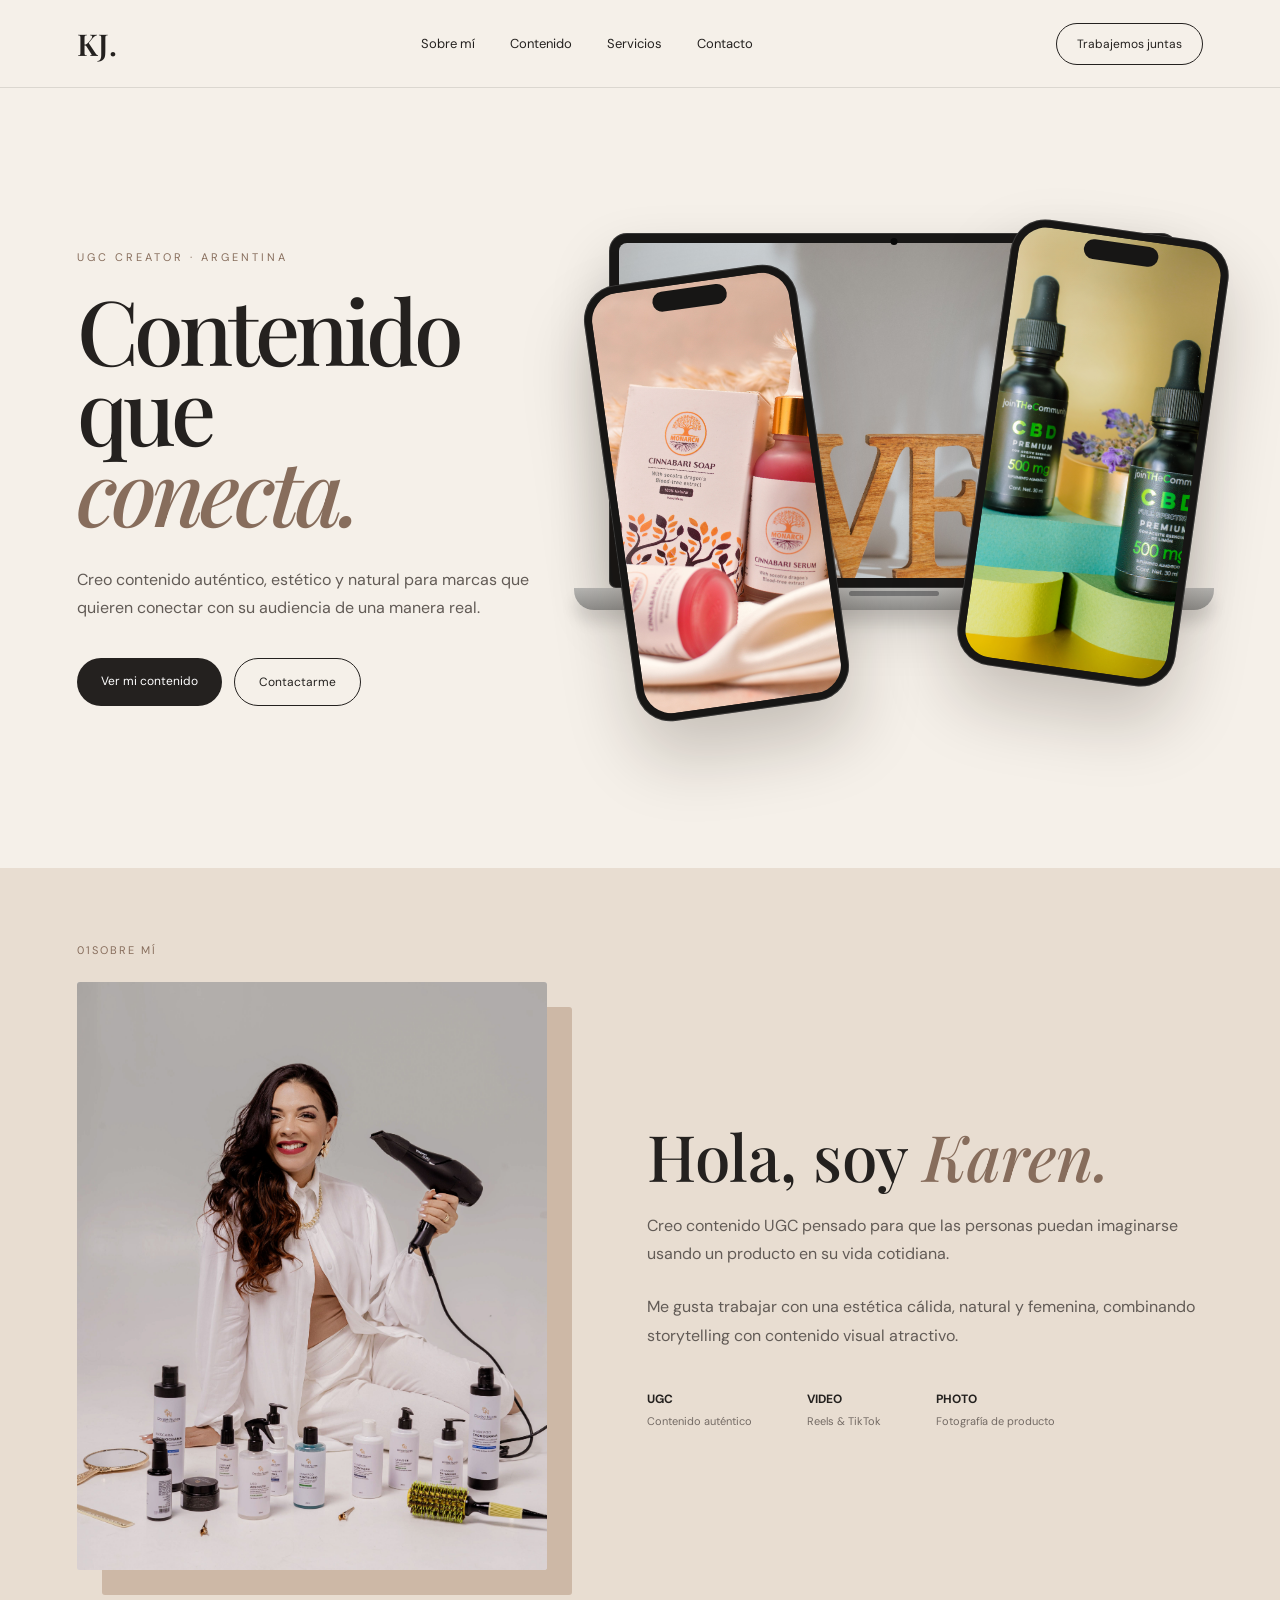
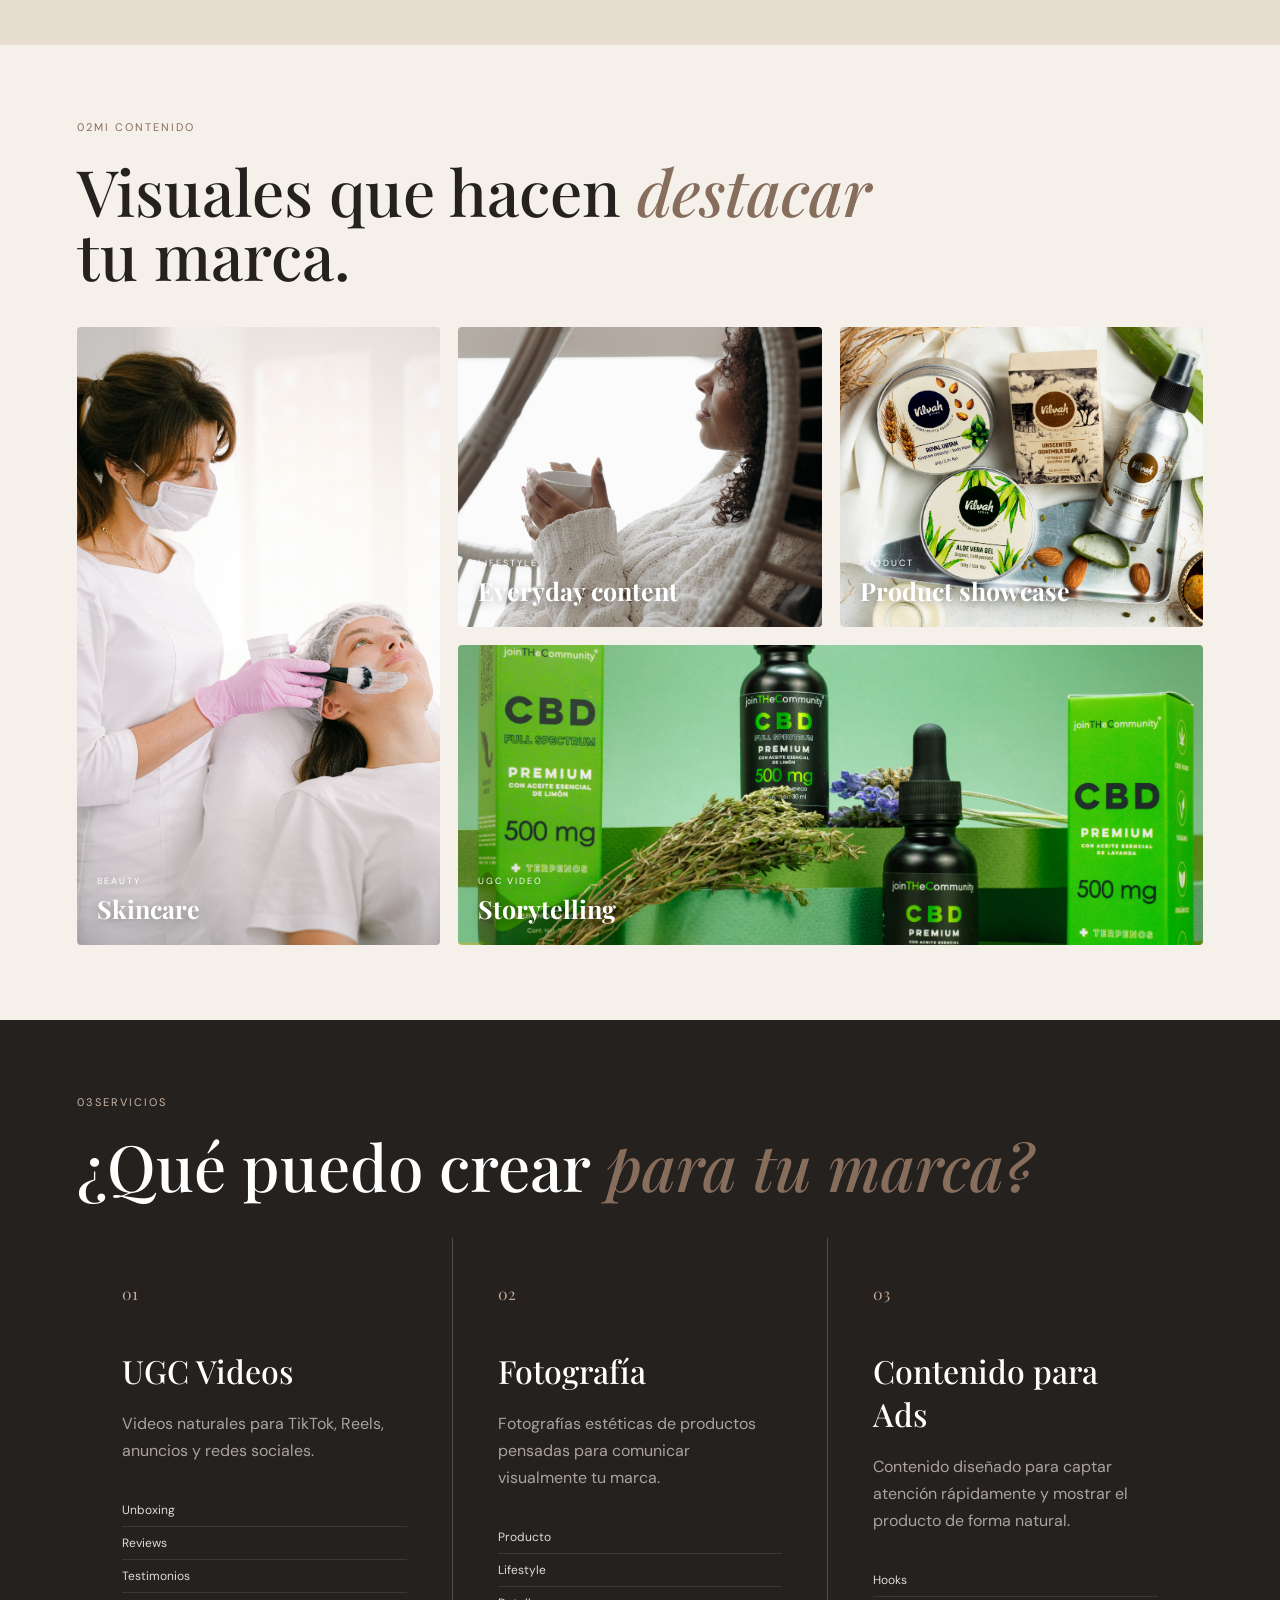
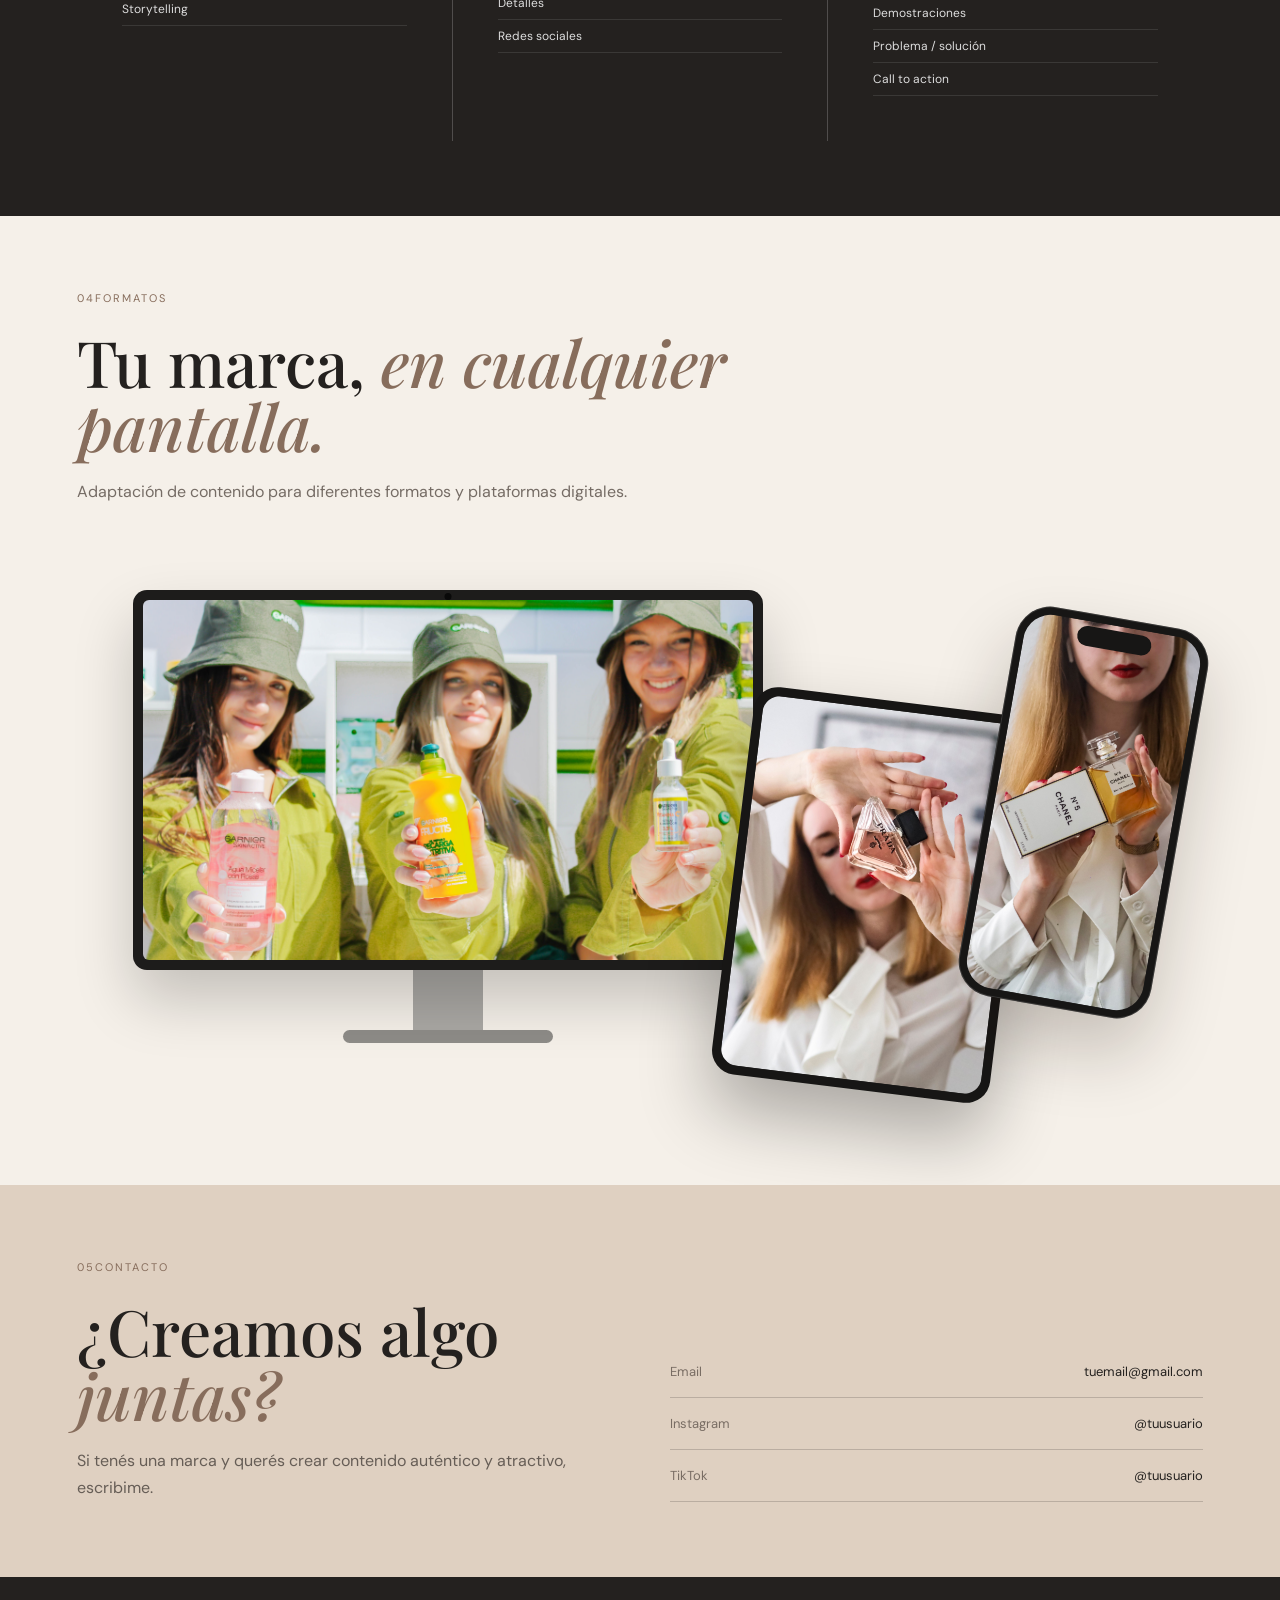
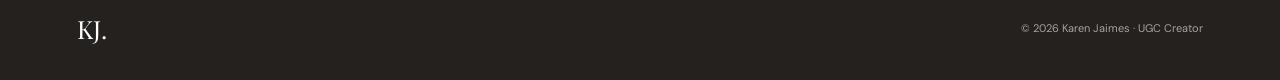
<file: index.html>
<!DOCTYPE html>
<html lang="es">
<head>
  <meta charset="UTF-8">
  <meta name="viewport" content="width=device-width, initial-scale=1.0">

  <title>Karen Jaimes | UGC Creator</title>

  <link rel="preconnect" href="https://fonts.googleapis.com">
  <link rel="preconnect" href="https://fonts.gstatic.com" crossorigin>
  <link href="https://fonts.googleapis.com/css2?family=DM+Sans:wght@400;500;600;700&family=Playfair+Display:wght@500;600&display=swap" rel="stylesheet">

  <link rel="stylesheet" href="style.css">
</head>

<body>

  <!-- =========================
       HEADER
  ========================== -->

  <header class="header">
    <div class="logo">KJ.</div>

    <nav class="nav">
      <a href="#sobre-mi">Sobre mí</a>
      <a href="#contenido">Contenido</a>
      <a href="#servicios">Servicios</a>
      <a href="#contacto">Contacto</a>
    </nav>

    <a href="#contacto" class="header-btn">Trabajemos juntas</a>
  </header>

  <!-- =========================
       HERO
  ========================== -->

  <main>

    <section class="hero">

      <div class="hero-text">

        <p class="eyebrow">UGC CREATOR · ARGENTINA</p>

        <h1>
          Contenido que
          <span>conecta.</span>
        </h1>

        <p class="hero-description">
          Creo contenido auténtico, estético y natural para marcas
          que quieren conectar con su audiencia de una manera real.
        </p>

        <div class="hero-buttons">
          <a href="#contenido" class="primary-btn">
            Ver mi contenido
          </a>

          <a href="#contacto" class="secondary-btn">
            Contactarme
          </a>
        </div>

      </div>


      <!-- DISPOSITIVOS -->

      <div class="hero-devices">

        <!-- CELULAR IZQUIERDO -->

        <div class="phone phone-left">

          <div class="phone-speaker"></div>

          <div class="phone-screen">
            <img src="images/foto1.jpg" alt="Contenido UGC">
          </div>

        </div>


        <!-- NOTEBOOK -->

        <div class="laptop">

          <div class="laptop-screen">

            <div class="laptop-camera"></div>

            <img src="images/foto2.jpg" alt="Contenido UGC">

          </div>

          <div class="laptop-base"></div>

        </div>


        <!-- CELULAR DERECHO -->

        <div class="phone phone-right">

          <div class="phone-speaker"></div>

          <div class="phone-screen">
            <img src="images/foto3.jpg" alt="Contenido UGC">
          </div>

        </div>

      </div>

    </section>


    <!-- =========================
         SOBRE MI
    ========================== -->

    <section class="about section" id="sobre-mi">

      <div class="section-label">
        <span>01</span>
        SOBRE MÍ
      </div>

      <div class="about-grid">

        <div class="about-photo">

          <div class="photo-frame">
            <img src="images/perfil.jpg" alt="Karen Jaimes">
          </div>

        </div>


        <div class="about-content">

          <h2>
            Hola, soy
            <span>Karen.</span>
          </h2>

          <p>
            Creo contenido UGC pensado para que las personas puedan
            imaginarse usando un producto en su vida cotidiana.
          </p>

          <p>
            Me gusta trabajar con una estética cálida, natural y
            femenina, combinando storytelling con contenido visual
            atractivo.
          </p>

          <div class="about-stats">

            <div>
              <strong>UGC</strong>
              <span>Contenido auténtico</span>
            </div>

            <div>
              <strong>VIDEO</strong>
              <span>Reels & TikTok</span>
            </div>

            <div>
              <strong>PHOTO</strong>
              <span>Fotografía de producto</span>
            </div>

          </div>

        </div>

      </div>

    </section>


    <!-- =========================
         CONTENIDO
    ========================== -->

    <section class="content-section section" id="contenido">

      <div class="section-heading">

        <div class="section-label">
          <span>02</span>
          MI CONTENIDO
        </div>

        <h2>
          Visuales que hacen
          <em>destacar</em> tu marca.
        </h2>

      </div>


      <div class="content-grid">

        <div class="content-card tall">
          <img src="images/contenido1.jpg" alt="Contenido UGC">
          <div class="card-overlay">
            <span>BEAUTY</span>
            <strong>Skincare</strong>
          </div>
        </div>


        <div class="content-card">
          <img src="images/contenido2.jpg" alt="Contenido UGC">
          <div class="card-overlay">
            <span>LIFESTYLE</span>
            <strong>Everyday content</strong>
          </div>
        </div>


        <div class="content-card">
          <img src="images/contenido3.jpg" alt="Contenido UGC">
          <div class="card-overlay">
            <span>PRODUCT</span>
            <strong>Product showcase</strong>
          </div>
        </div>


        <div class="content-card wide">
          <img src="images/contenido4.jpg" alt="Contenido UGC">
          <div class="card-overlay">
            <span>UGC VIDEO</span>
            <strong>Storytelling</strong>
          </div>
        </div>

      </div>

    </section>


    <!-- =========================
         SERVICIOS
    ========================== -->

    <section class="services section" id="servicios">

      <div class="section-label">
        <span>03</span>
        SERVICIOS
      </div>

      <h2>
        ¿Qué puedo crear
        <em>para tu marca?</em>
      </h2>


      <div class="services-grid">

        <article class="service-card">

          <div class="service-number">01</div>

          <h3>UGC Videos</h3>

          <p>
            Videos naturales para TikTok, Reels, anuncios y
            redes sociales.
          </p>

          <ul>
            <li>Unboxing</li>
            <li>Reviews</li>
            <li>Testimonios</li>
            <li>Storytelling</li>
          </ul>

        </article>


        <article class="service-card">

          <div class="service-number">02</div>

          <h3>Fotografía</h3>

          <p>
            Fotografías estéticas de productos pensadas para
            comunicar visualmente tu marca.
          </p>

          <ul>
            <li>Producto</li>
            <li>Lifestyle</li>
            <li>Detalles</li>
            <li>Redes sociales</li>
          </ul>

        </article>


        <article class="service-card">

          <div class="service-number">03</div>

          <h3>Contenido para Ads</h3>

          <p>
            Contenido diseñado para captar atención rápidamente
            y mostrar el producto de forma natural.
          </p>

          <ul>
            <li>Hooks</li>
            <li>Demostraciones</li>
            <li>Problema / solución</li>
            <li>Call to action</li>
          </ul>

        </article>

      </div>

    </section>


    <!-- =========================
         MOCKUPS
    ========================== -->

    <section class="mockups section">

      <div class="section-label">
        <span>04</span>
        FORMATOS
      </div>

      <div class="mockup-title">

        <h2>
          Tu marca,
          <em>en cualquier pantalla.</em>
        </h2>

        <p>
          Adaptación de contenido para diferentes formatos
          y plataformas digitales.
        </p>

      </div>


      <div class="devices-showcase">


        <!-- MONITOR -->

        <div class="monitor">

          <div class="monitor-frame">

            <div class="monitor-camera"></div>

            <img src="images/web.jpg" alt="Contenido web">

          </div>

          <div class="monitor-neck"></div>

          <div class="monitor-foot"></div>

        </div>


        <!-- TABLET -->

        <div class="tablet">

          <div class="tablet-screen">

            <img src="images/tablet.jpg" alt="Contenido">

          </div>

        </div>


        <!-- PHONE -->

        <div class="phone large-phone">

          <div class="phone-speaker"></div>

          <div class="phone-screen">

            <img src="images/phone.jpg" alt="Contenido">

          </div>

        </div>


      </div>

    </section>


    <!-- =========================
         CONTACTO
    ========================== -->

    <section class="contact section" id="contacto">

      <div class="contact-box">

        <div>

          <div class="section-label">
            <span>05</span>
            CONTACTO
          </div>

          <h2>
            ¿Creamos algo
            <em>juntas?</em>
          </h2>

          <p>
            Si tenés una marca y querés crear contenido auténtico
            y atractivo, escribime.
          </p>

        </div>


        <div class="contact-links">

          <a href="mailto:tuemail@gmail.com">
            <span>Email</span>
            tuemail@gmail.com
          </a>

          <a href="https://instagram.com/" target="_blank">
            <span>Instagram</span>
            @tuusuario
          </a>

          <a href="https://www.tiktok.com/" target="_blank">
            <span>TikTok</span>
            @tuusuario
          </a>

        </div>

      </div>

    </section>

  </main>


  <!-- =========================
       FOOTER
  ========================== -->

  <footer>

    <div class="footer-logo">
      KJ.
    </div>

    <p>
      © 2026 Karen Jaimes · UGC Creator
    </p>

  </footer>


</body>
</html>
</file>
<file: style.css>
/* =====================================================
   RESET
===================================================== */

* {
  margin: 0;
  padding: 0;
  box-sizing: border-box;
}

html {
  scroll-behavior: smooth;
}

body {
  background: #f5f0e9;
  color: #24211f;
  font-family: "DM Sans", sans-serif;
  overflow-x: hidden;
}

img,
video {
  width: 100%;
  height: 100%;
  object-fit: cover;
  display: block;
}

a {
  color: inherit;
  text-decoration: none;
}


/* =====================================================
   VARIABLES
===================================================== */

:root {
  --cream: #f5f0e9;
  --dark: #24211f;
  --brown: #876d5c;
  --light-brown: #d7c5b4;
  --white: #fffdf9;
  --border: rgba(36, 33, 31, 0.12);
}


/* =====================================================
   HEADER
===================================================== */

.header {
  height: 88px;
  padding: 0 6vw;

  display: flex;
  align-items: center;
  justify-content: space-between;

  border-bottom: 1px solid var(--border);
}

.logo {
  font-family: "Playfair Display", serif;
  font-size: 30px;
  font-weight: 600;
}

.nav {
  display: flex;
  gap: 35px;
}

.nav a {
  font-size: 13px;
  transition: opacity .3s;
}

.nav a:hover {
  opacity: .5;
}

.header-btn {
  border: 1px solid var(--dark);
  padding: 12px 20px;
  border-radius: 100px;
  font-size: 12px;
  transition: .3s;
}

.header-btn:hover {
  background: var(--dark);
  color: var(--white);
}


/* =====================================================
   HERO
===================================================== */

.hero {
  min-height: 780px;
  padding: 90px 6vw;

  display: grid;
  grid-template-columns: .85fr 1.15fr;
  align-items: center;

  gap: 50px;
}

.hero-text {
  position: relative;
  z-index: 5;
}

.eyebrow {
  font-size: 11px;
  letter-spacing: 3px;
  margin-bottom: 25px;
  color: var(--brown);
}

.hero h1 {
  font-family: "Playfair Display", serif;
  font-size: clamp(65px, 7vw, 110px);
  font-weight: 500;
  line-height: .9;
  letter-spacing: -5px;
}

.hero h1 span {
  display: block;
  font-style: italic;
  color: var(--brown);
}

.hero-description {
  max-width: 470px;
  margin-top: 35px;
  font-size: 16px;
  line-height: 1.8;
  color: #625b56;
}

.hero-buttons {
  display: flex;
  gap: 12px;
  margin-top: 35px;
}

.primary-btn,
.secondary-btn {
  padding: 15px 24px;
  border-radius: 100px;
  font-size: 12px;
}

.primary-btn {
  background: var(--dark);
  color: white;
}

.secondary-btn {
  border: 1px solid var(--dark);
}


/* =====================================================
   HERO DEVICES
===================================================== */

.hero-devices {
  height: 570px;
  position: relative;
}


/* ---------------- PHONE ---------------- */

.phone {
  position: absolute;

  background: #171615;

  border-radius: 35px;

  padding: 8px;

  box-shadow:
    0 35px 70px rgba(30, 20, 10, .22),
    inset 0 0 0 1px rgba(255,255,255,.15);

  z-index: 3;
}

.phone-screen {
  width: 100%;
  height: 100%;

  overflow: hidden;

  border-radius: 28px;

  background: #ddd;

  position: relative;
}

.phone-screen img,
.phone-screen video {
  width: 100%;
  height: 100%;
  object-fit: cover;
}

.phone-screen::after {
  content: "";
  position: absolute;

  inset: 0;

  background: linear-gradient(
    120deg,
    rgba(255,255,255,.12),
    transparent 35%
  );

  pointer-events: none;
}

.phone-speaker {
  position: absolute;

  width: 75px;
  height: 20px;

  background: #171615;

  border-radius: 20px;

  top: 13px;
  left: 50%;

  transform: translateX(-50%);

  z-index: 10;
}


/* PHONE LEFT */

.phone-left {
  width: 215px;
  height: 440px;

  left: 4%;
  top: 80px;

  transform: rotate(-8deg);
}


/* PHONE RIGHT */

.phone-right {
  width: 220px;
  height: 450px;

  right: 0;
  top: 35px;

  transform: rotate(8deg);

  z-index: 4;
}


/* ---------------- LAPTOP ---------------- */

.laptop {
  position: absolute;

  width: 570px;

  left: 50%;
  top: 40px;

  transform: translateX(-50%);

  z-index: 2;
}

.laptop-screen {
  width: 100%;
  height: 355px;

  background: #181716;

  border-radius: 18px 18px 7px 7px;

  padding: 10px;

  box-shadow:
    0 30px 60px rgba(0,0,0,.2),
    inset 0 0 0 1px rgba(255,255,255,.15);

  position: relative;
}

.laptop-screen img,
.laptop-screen video {
  width: 100%;
  height: 100%;
  object-fit: cover;
  border-radius: 8px;
}

.laptop-camera {
  position: absolute;

  width: 7px;
  height: 7px;

  border-radius: 50%;

  background: #080808;

  top: 5px;
  left: 50%;

  transform: translateX(-50%);

  z-index: 5;
}

.laptop-base {
  height: 22px;

  background: linear-gradient(
    to bottom,
    #b9b8b5,
    #8f8e8b
  );

  margin-left: -35px;
  margin-right: -35px;

  border-radius: 0 0 20px 20px;

  box-shadow: 0 12px 15px rgba(0,0,0,.12);

  position: relative;
}

.laptop-base::after {
  content: "";

  position: absolute;

  width: 90px;
  height: 5px;

  background: #777;

  border-radius: 10px;

  left: 50%;
  top: 3px;

  transform: translateX(-50%);
}


/* =====================================================
   GENERAL SECTIONS
===================================================== */

.section {
  padding: 75px 6vw;
}

.section-label {
  font-size: 11px;
  letter-spacing: 2px;
  color: var(--brown);

  display: flex;
  align-items: center;

  margin-bottom: 25px;
}


/* =====================================================
   ABOUT
===================================================== */

.about {
  background: #e8ddd1;
}

.about-grid {
  display: grid;
  grid-template-columns: .9fr 1fr;
  gap: 70px;
  align-items: center;
}

.about-photo {
  max-width: 470px;
}

.photo-frame {
  aspect-ratio: 4 / 5;
  overflow: hidden;

  background: #ddd;

  border-radius: 3px;

  box-shadow: 25px 25px 0 #cdb8a6;
}

.about-content h2,
.services h2,
.mockup-title h2,
.contact h2 {
  font-family: "Playfair Display", serif;
  font-size: clamp(50px, 5vw, 80px);
  font-weight: 500;
  line-height: 1;
}

.about-content h2 span,
.services h2 em,
.mockup-title h2 em,
.contact h2 em {
  color: var(--brown);
  font-style: italic;
}

.about-content p {
  max-width: 580px;
  margin-top: 24px;

  line-height: 1.8;
  color: #625b56;
}

.about-stats {
  display: flex;
  gap: 55px;
  margin-top: 40px;
}

.about-stats div {
  display: flex;
  flex-direction: column;
  gap: 7px;
}

.about-stats strong {
  font-size: 12px;
}

.about-stats span {
  font-size: 11px;
  color: #746b65;
}


/* =====================================================
   CONTENT
===================================================== */

.section-heading {
  max-width: 800px;
}

.section-heading h2 {
  font-family: "Playfair Display", serif;
  font-size: clamp(45px, 5vw, 75px);
  line-height: 1;
  font-weight: 500;
}

.section-heading em {
  color: var(--brown);
}

.content-grid {
  margin-top: 40px;

  display: grid;

  grid-template-columns: 1fr 1fr 1fr;

  grid-auto-rows: 300px;

  gap: 18px;
}

.content-card {
  position: relative;
  overflow: hidden;
  border-radius: 4px;
  background: #ddd;
}

.content-card.tall {
  grid-row: span 2;
}

.content-card.wide {
  grid-column: span 2;
}

.content-card img,
.content-card video {
  width: 100%;
  height: 100%;
  object-fit: cover;

  transition: transform .6s;
}

.content-card:hover img,
.content-card:hover video {
  transform: scale(1.04);
}

.card-overlay {
  position: absolute;

  bottom: 20px;
  left: 20px;

  color: white;

  text-shadow: 0 2px 10px rgba(0,0,0,.3);
}

.card-overlay span {
  display: block;
  font-size: 9px;
  letter-spacing: 2px;
  margin-bottom: 5px;
}

.card-overlay strong {
  font-family: "Playfair Display", serif;
  font-size: 25px;
}


/* =====================================================
   SERVICES
===================================================== */

.services {
  background: #24211f;
  color: white;
}

.services .section-label {
  color: #cbb8a7;
}

.services-grid {
  margin-top: 40px;

  display: grid;
  grid-template-columns: repeat(3, 1fr);

  gap: 1px;

  background: rgba(255,255,255,.2);
}

.service-card {
  background: #24211f;

  padding: 45px;

  min-height: 390px;
}

.service-number {
  color: #c4a996;
  font-family: "Playfair Display", serif;
  margin-bottom: 45px;
}

.service-card h3 {
  font-family: "Playfair Display", serif;
  font-size: 32px;
  font-weight: 500;
}

.service-card p {
  color: #aaa39e;
  line-height: 1.7;
  margin-top: 18px;
}

.service-card ul {
  list-style: none;
  margin-top: 30px;

  color: #ddd;

  font-size: 12px;
}

.service-card li {
  padding: 8px 0;
  border-bottom: 1px solid rgba(255,255,255,.1);
}


/* =====================================================
   MOCKUPS
===================================================== */

.mockups {
  overflow: hidden;
}

.mockup-title {
  max-width: 700px;
}

.mockup-title p {
  margin-top: 20px;
  color: #756c65;
  line-height: 1.7;
}

.devices-showcase {
  height: 560px;

  position: relative;

  margin-top: 45px;
}


/* ---------------- MONITOR ---------------- */

.monitor {
  position: absolute;

  width: 630px;

  left: 5%;
  top: 40px;

  z-index: 1;
}

.monitor-frame {
  height: 380px;

  background: #1d1c1b;

  padding: 10px;

  border-radius: 14px;

  box-shadow: 0 30px 60px rgba(0,0,0,.2);

  position: relative;
}

.monitor-frame img,
.monitor-frame video {
  width: 100%;
  height: 100%;
  object-fit: cover;
  border-radius: 6px;
}

.monitor-camera {
  width: 7px;
  height: 7px;

  background: #090909;

  border-radius: 50%;

  position: absolute;

  top: 3px;
  left: 50%;

  transform: translateX(-50%);

  z-index: 4;
}

.monitor-neck {
  width: 70px;
  height: 60px;

  margin: auto;

  background: #aaa8a4;
}

.monitor-foot {
  width: 210px;
  height: 13px;

  margin: auto;

  background: #8e8c88;

  border-radius: 100px;
}


/* ---------------- TABLET ---------------- */

.tablet {
  position: absolute;

  width: 280px;
  height: 390px;

  right: 17%;
  top: 150px;

  background: #171615;

  padding: 9px;

  border-radius: 24px;

  transform: rotate(7deg);

  z-index: 3;

  box-shadow: 0 35px 70px rgba(0,0,0,.3);
}

.tablet-screen {
  height: 100%;

  overflow: hidden;

  border-radius: 17px;
}

.tablet-screen img,
.tablet-screen video {
  width: 100%;
  height: 100%;
  object-fit: cover;
}


/* ---------------- LARGE PHONE ---------------- */

.large-phone {
  width: 195px;
  height: 395px;

  right: 2%;
  top: 65px;

  transform: rotate(10deg);

  z-index: 4;
}


/* =====================================================
   CONTACT
===================================================== */

.contact {
  background: #dfd0c1;
}

.contact-box {
  display: grid;

  grid-template-columns: 1fr 1fr;

  gap: 60px;

  align-items: end;
}

.contact p {
  max-width: 500px;

  margin-top: 20px;

  line-height: 1.7;
  color: #665d56;
}

.contact-links {
  display: flex;
  flex-direction: column;
}

.contact-links a {
  padding: 17px 0;

  border-bottom: 1px solid rgba(36,33,31,.2);

  display: flex;
  justify-content: space-between;

  font-size: 13px;
}

.contact-links span {
  color: #796d64;
}


/* =====================================================
   FOOTER
===================================================== */

footer {
  background: #24211f;

  color: white;

  padding: 35px 6vw;

  display: flex;
  justify-content: space-between;
  align-items: center;
}

.footer-logo {
  font-family: "Playfair Display", serif;
  font-size: 25px;
}

footer p {
  color: #aaa39e;
  font-size: 11px;
}


/* =====================================================
   RESPONSIVE
===================================================== */

@media (max-width: 1100px) {

  .hero {
    grid-template-columns: 1fr;
  }

  .hero-devices {
    margin-top: 30px;
  }

  .about-grid {
    gap: 50px;
  }

  .devices-showcase {
    transform: scale(.85);
    transform-origin: left top;
  }

}


@media (max-width: 800px) {

  .header {
    height: 75px;
  }

  .nav {
    display: none;
  }

  .hero {
    padding-top: 70px;
  }

  .hero h1 {
    font-size: 65px;
  }

  .hero-devices {
    height: 430px;

    transform: scale(.75);
    transform-origin: top left;

    width: 133%;
  }

  .about-grid,
  .contact-box {
    grid-template-columns: 1fr;
  }

  .content-grid {
    grid-template-columns: 1fr 1fr;
  }

  .content-card.tall {
    grid-row: span 1;
  }

  .content-card.wide {
    grid-column: span 2;
  }

  .services-grid {
    grid-template-columns: 1fr;
  }

  .devices-showcase {
    transform: scale(.6);
    width: 166%;
  }

}


@media (max-width: 520px) {

  .header {
    padding: 0 20px;
  }

  .header-btn {
    display: none;
  }

  .section {
    padding: 55px 20px;
  }

  .hero {
    padding: 70px 20px 40px;
  }

  .hero h1 {
    font-size: 55px;
    letter-spacing: -3px;
  }

  .hero-description {
    font-size: 14px;
  }

  .hero-devices {
    height: 350px;

    transform: scale(.57);
    transform-origin: top left;

    width: 175%;
  }

  .content-grid {
    display: flex;
    flex-direction: column;
  }

  .content-card {
    height: 400px;
  }

  .about-stats {
    flex-direction: column;
    gap: 25px;
  }

  .service-card {
    padding: 30px;
  }

  .devices-showcase {
    transform: scale(.43);
    width: 232%;
    height: 500px;
  }

  .contact-box {
    gap: 50px;
  }

  footer {
    flex-direction: column;
    gap: 15px;
    text-align: center;
  }

}
</file>
